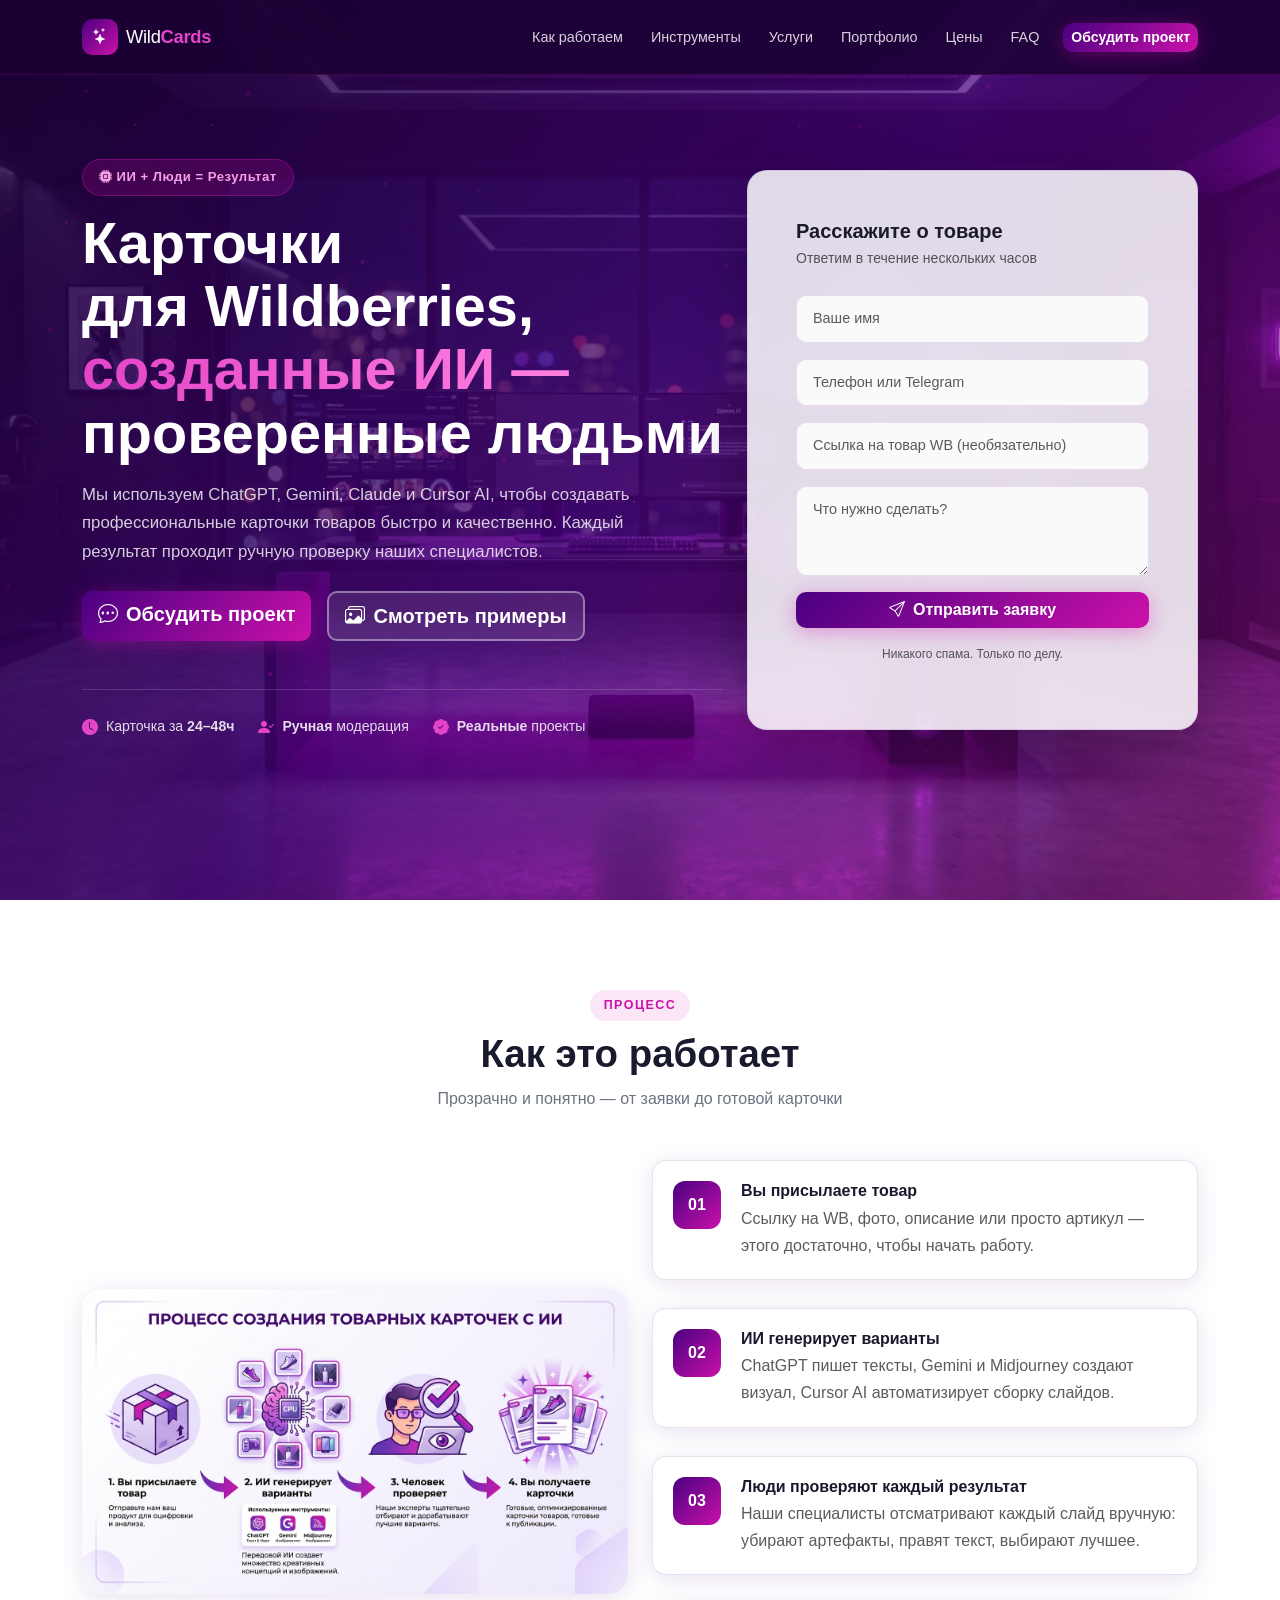
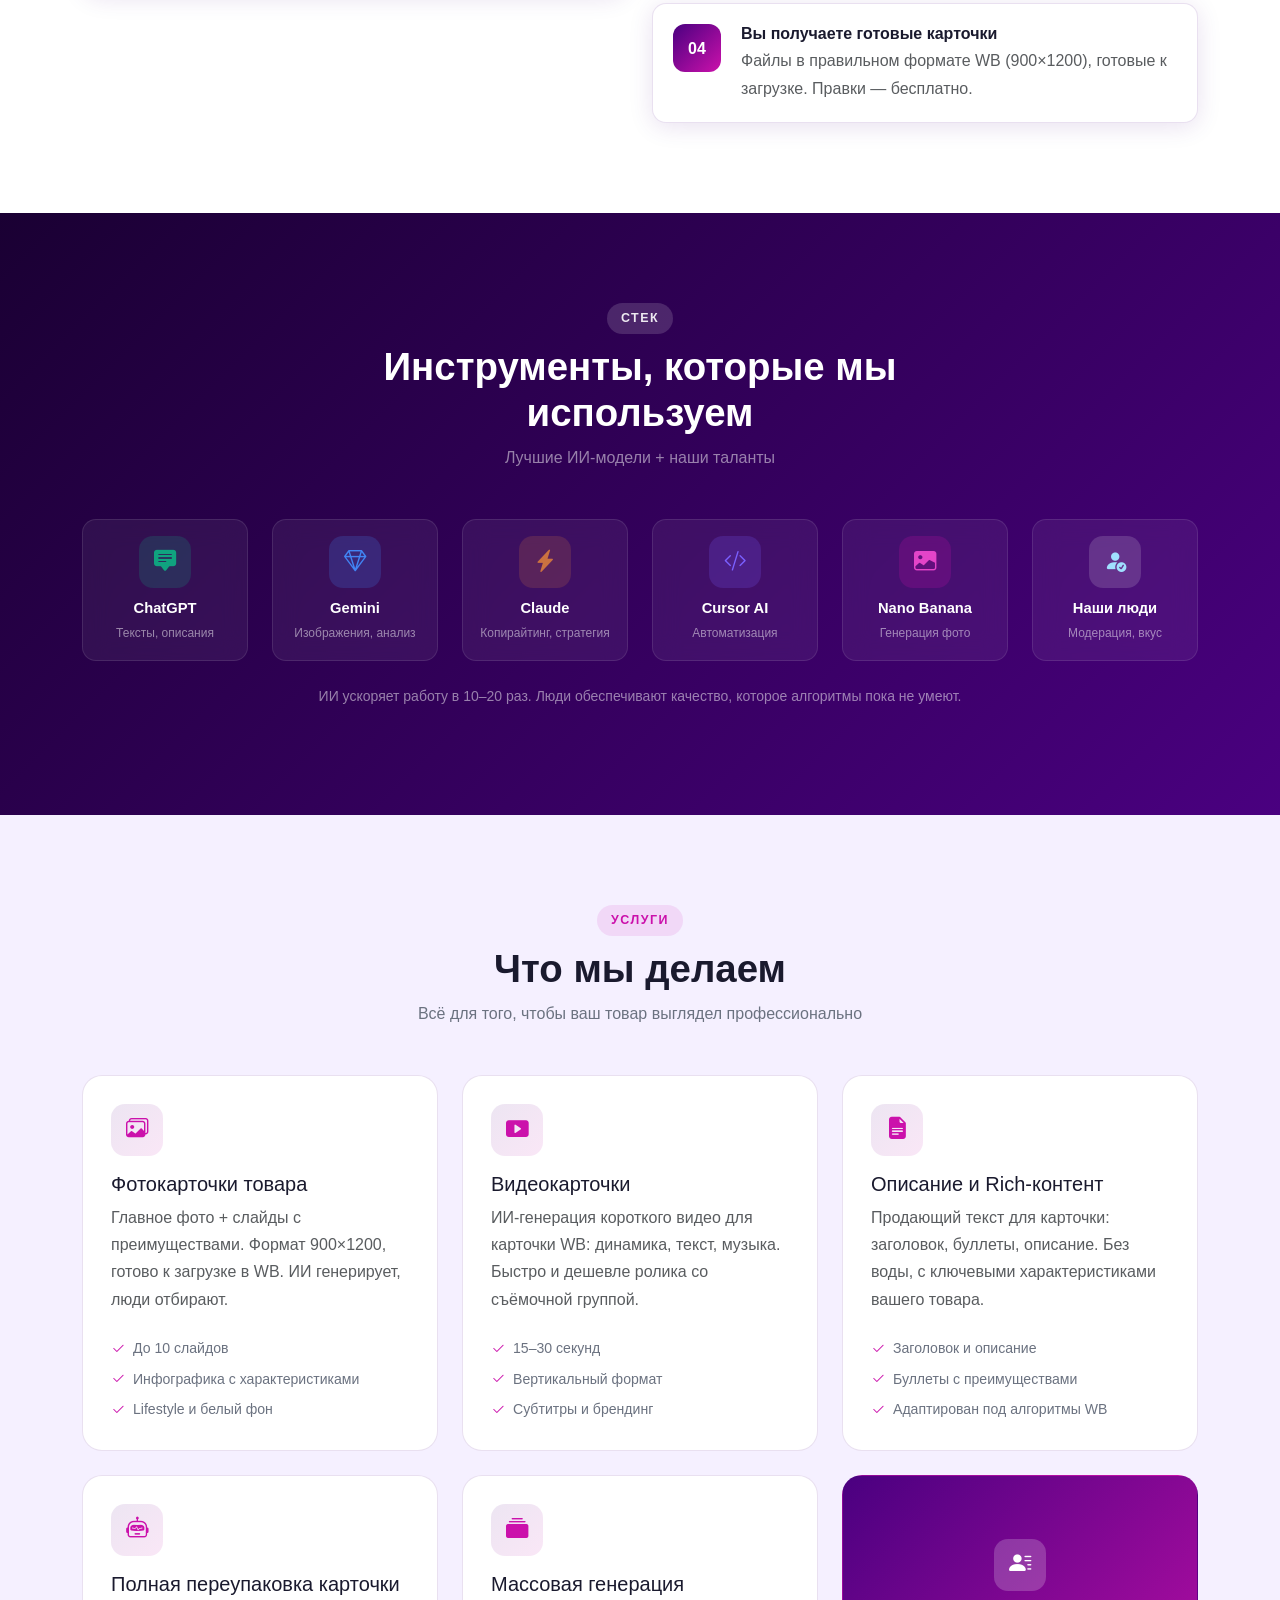
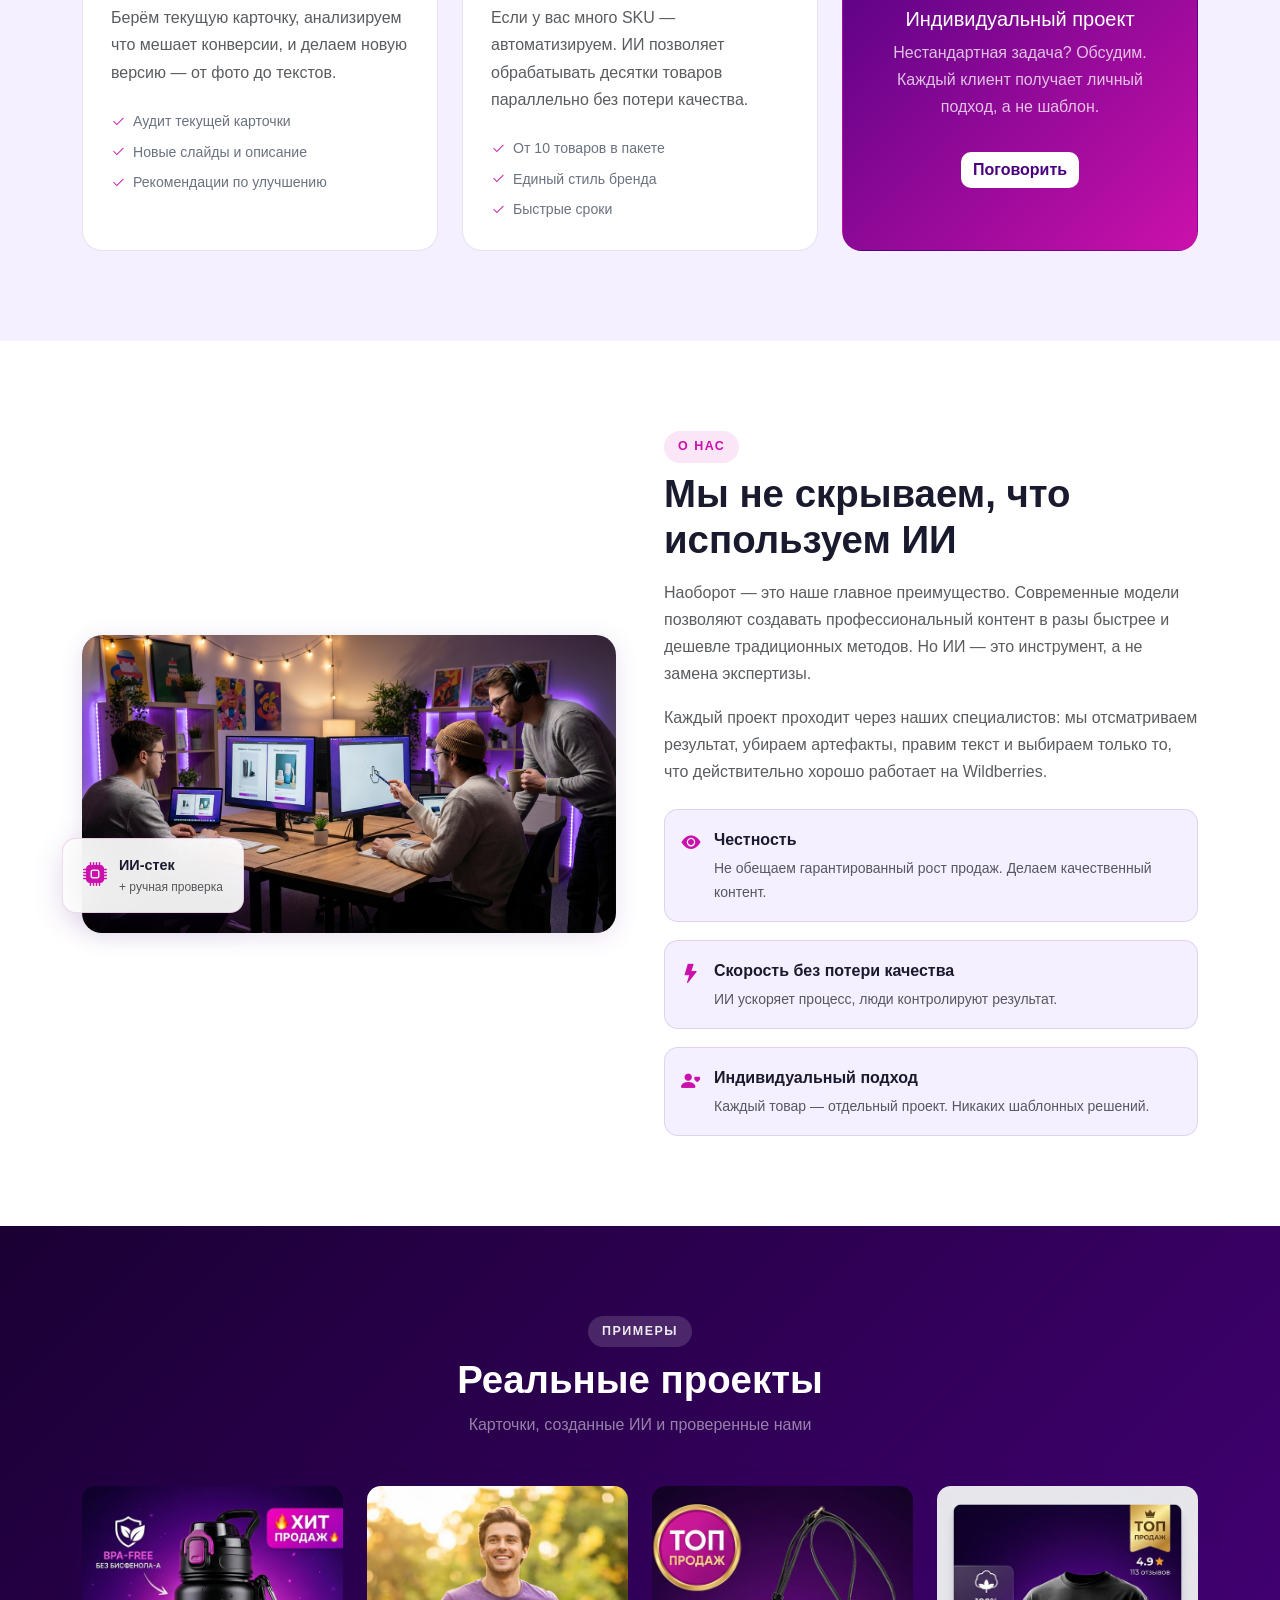
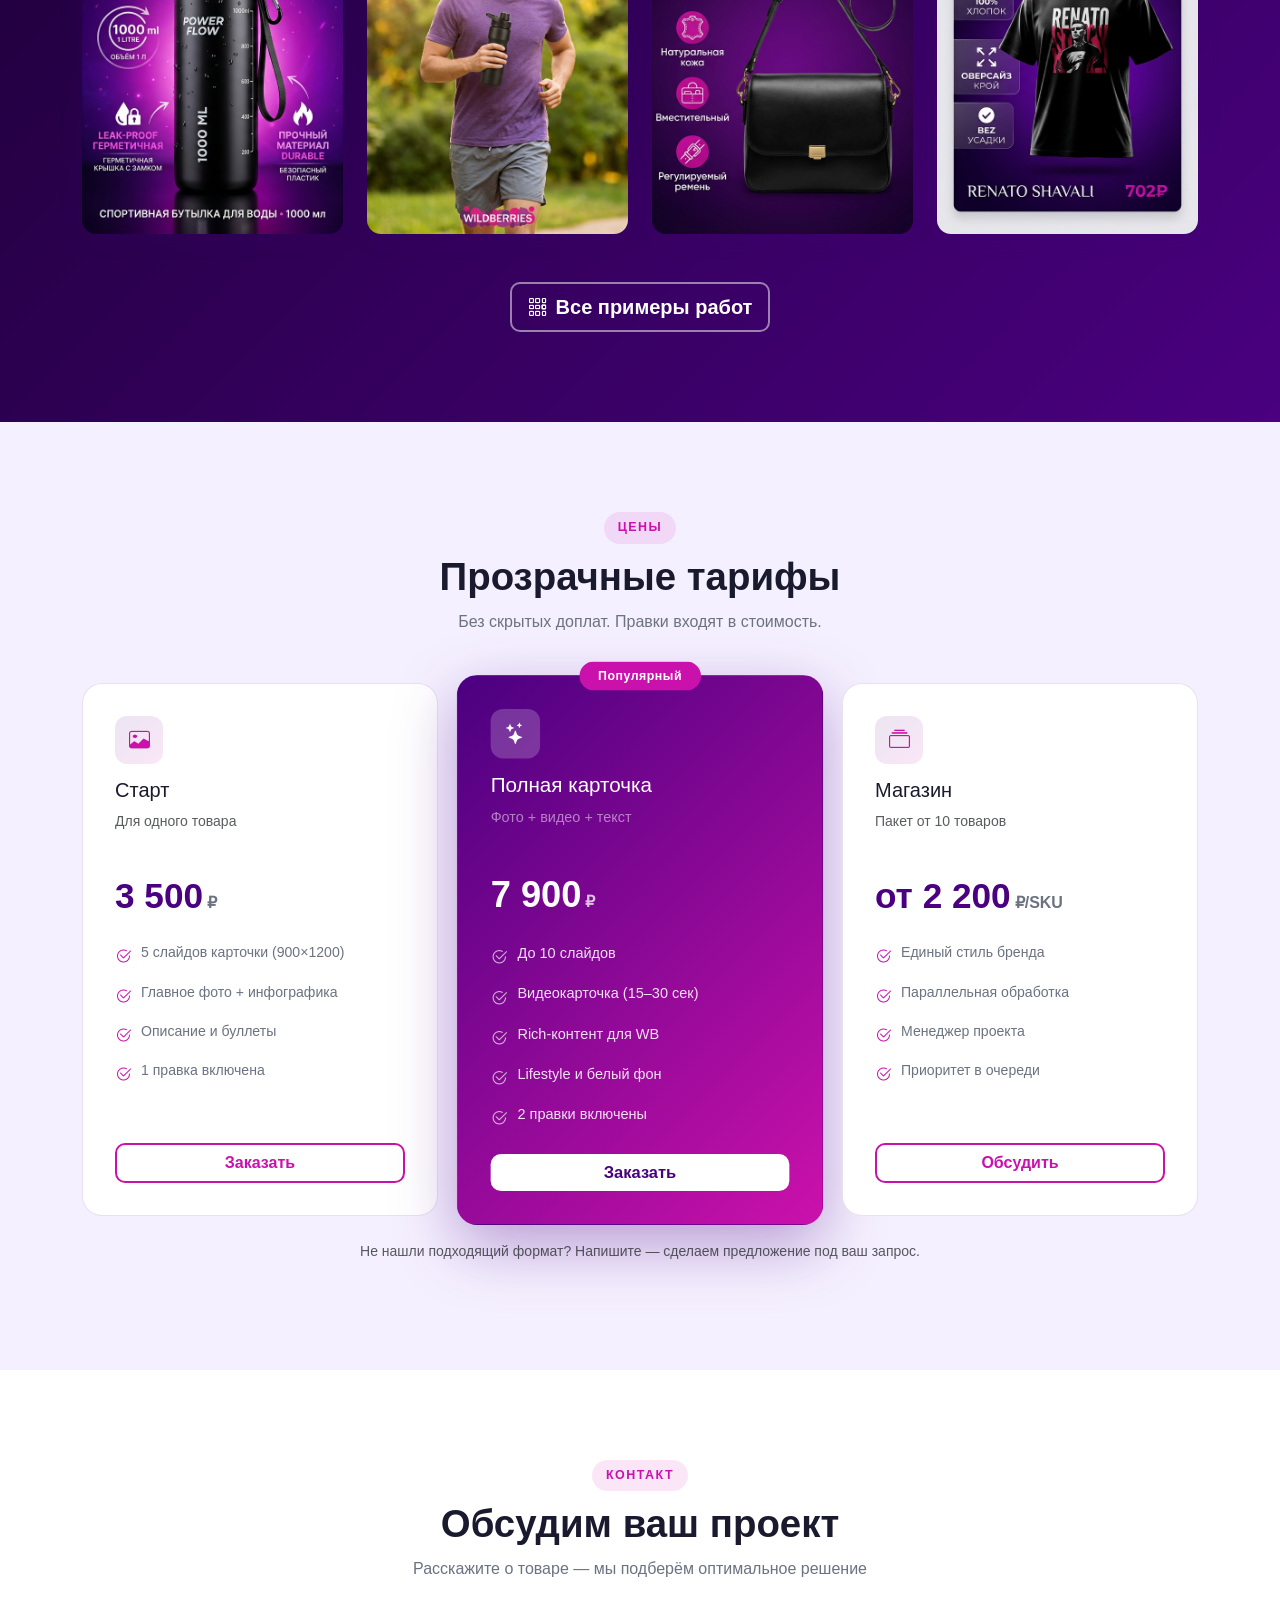
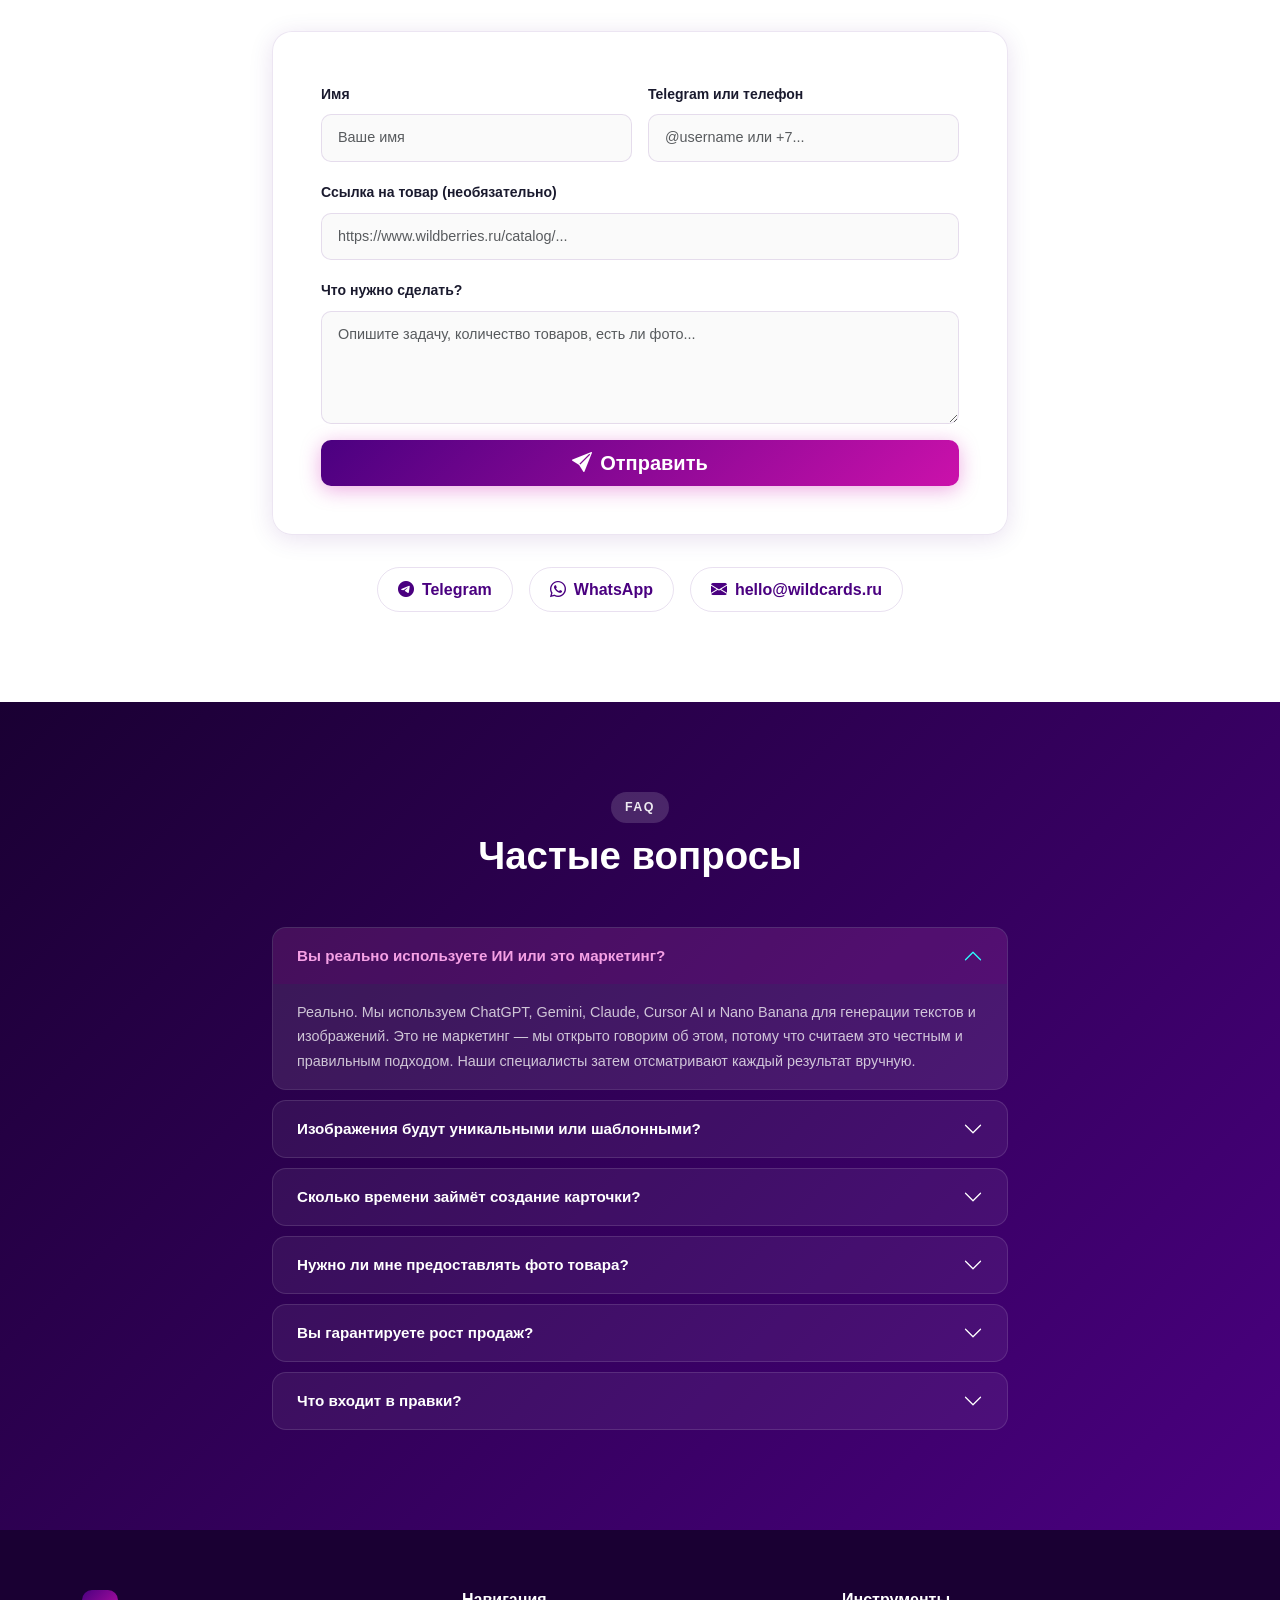
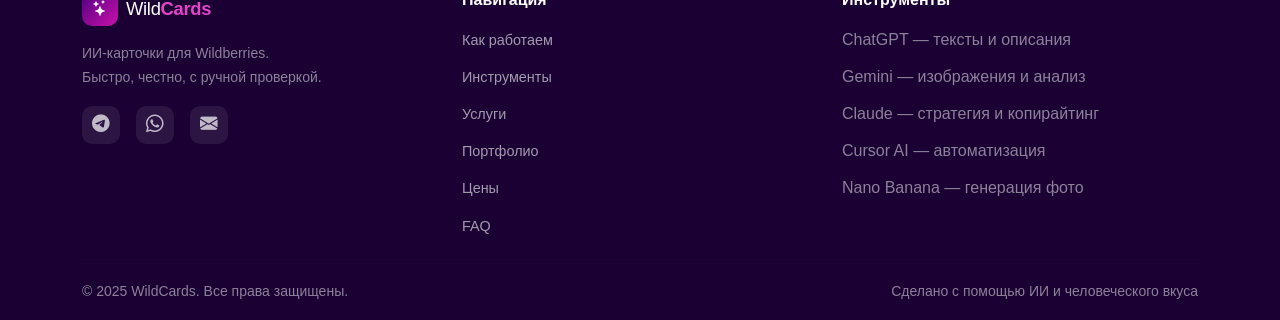
<file: index.html>
<!DOCTYPE html>
<html lang="ru">
<head>
  <meta charset="UTF-8" />
  <meta name="viewport" content="width=device-width, initial-scale=1.0" />
  <title>WildCards — AI-карточки для Wildberries</title>
  <meta name="description" content="Создаём профессиональные карточки товаров для Wildberries с помощью ИИ. Быстро, честно, с ручной модерацией каждого результата." />

  <!-- Bootstrap 5 -->
  <link href="https://cdn.jsdelivr.net/npm/bootstrap@5.3.3/dist/css/bootstrap.min.css" rel="stylesheet" />
  <!-- Bootstrap Icons -->
  <link href="https://cdn.jsdelivr.net/npm/bootstrap-icons@1.11.3/font/bootstrap-icons.min.css" rel="stylesheet" />
  <!-- AOS -->
  <link href="https://unpkg.com/aos@2.3.4/dist/aos.css" rel="stylesheet" />
  <!-- Custom -->
  <link href="css/style.css" rel="stylesheet" />
</head>
<body>

<!-- ============================================================
     NAVBAR
============================================================ -->
<nav class="navbar navbar-expand-lg fixed-top" id="mainNav">
  <div class="container">
    <a class="navbar-brand d-flex align-items-center gap-2" href="#">
      <span class="brand-icon"><i class="bi bi-stars"></i></span>
      <span class="brand-text">Wild<strong>Cards</strong></span>
    </a>
    <button class="navbar-toggler" type="button" data-bs-toggle="collapse" data-bs-target="#navMenu">
      <span class="navbar-toggler-icon"></span>
    </button>
    <div class="collapse navbar-collapse" id="navMenu">
      <ul class="navbar-nav ms-auto align-items-lg-center gap-lg-1">
        <li class="nav-item"><a class="nav-link" href="#how">Как работаем</a></li>
        <li class="nav-item"><a class="nav-link" href="#tools">Инструменты</a></li>
        <li class="nav-item"><a class="nav-link" href="#services">Услуги</a></li>
        <li class="nav-item"><a class="nav-link" href="portfolio.html">Портфолио</a></li>
        <li class="nav-item"><a class="nav-link" href="#pricing">Цены</a></li>
        <li class="nav-item"><a class="nav-link" href="#faq">FAQ</a></li>
        <li class="nav-item ms-lg-2">
          <a class="btn btn-wb-primary btn-sm" href="#contact">Обсудить проект</a>
        </li>
      </ul>
    </div>
  </div>
</nav>

<!-- ============================================================
     HERO
============================================================ -->
<section class="hero-section" id="home">
  <div class="hero-bg" style="background-image: url('img/hero-bg.jpg');"></div>
  <div class="hero-overlay"></div>

  <div class="container hero-content position-relative">
    <div class="row align-items-center min-vh-100 py-5">
      <div class="col-lg-7" data-aos="fade-up">
        <span class="hero-badge mb-3">
          <i class="bi bi-cpu-fill me-1"></i>ИИ + Люди = Результат
        </span>
        <h1 class="hero-title">
          Карточки для&nbsp;Wildberries,<br>
          <span class="hero-title-accent">созданные ИИ —</span><br>
          проверенные людьми
        </h1>
        <p class="hero-subtitle mt-3">
          Мы используем ChatGPT, Gemini, Claude и Cursor AI, чтобы создавать
          профессиональные карточки товаров быстро и&nbsp;качественно.
          Каждый результат проходит ручную проверку наших специалистов.
        </p>
        <div class="hero-actions mt-4 d-flex flex-wrap gap-3">
          <a href="#contact" class="btn btn-wb-primary btn-lg">
            <i class="bi bi-chat-dots me-2"></i>Обсудить проект
          </a>
          <a href="portfolio.html" class="btn btn-wb-ghost btn-lg">
            <i class="bi bi-images me-2"></i>Смотреть примеры
          </a>
        </div>
        <div class="hero-trust mt-5 d-flex flex-wrap gap-4">
          <div class="hero-trust-item">
            <i class="bi bi-clock-fill"></i>
            <span>Карточка за&nbsp;<strong>24–48ч</strong></span>
          </div>
          <div class="hero-trust-item">
            <i class="bi bi-person-check-fill"></i>
            <span><strong>Ручная</strong>&nbsp;модерация</span>
          </div>
          <div class="hero-trust-item">
            <i class="bi bi-patch-check-fill"></i>
            <span><strong>Реальные</strong>&nbsp;проекты</span>
          </div>
        </div>
      </div>

      <div class="col-lg-5 mt-5 mt-lg-0" data-aos="fade-left" data-aos-delay="200">
        <div class="hero-form-card glass-card p-4 p-lg-5">
          <h5 class="mb-1 fw-bold">Расскажите о товаре</h5>
          <p class="text-muted small mb-4">Ответим в течение нескольких часов</p>
          <form id="heroForm" novalidate>
            <div class="mb-3">
              <input type="text" class="form-control wb-input" placeholder="Ваше имя" required />
            </div>
            <div class="mb-3">
              <input type="tel" class="form-control wb-input" placeholder="Телефон или Telegram" required />
            </div>
            <div class="mb-3">
              <input type="url" class="form-control wb-input" placeholder="Ссылка на товар WB (необязательно)" />
            </div>
            <div class="mb-3">
              <textarea class="form-control wb-input" rows="3" placeholder="Что нужно сделать?"></textarea>
            </div>
            <button type="submit" class="btn btn-wb-primary w-100">
              <i class="bi bi-send me-2"></i>Отправить заявку
            </button>
            <p class="text-center text-muted mt-3" style="font-size:0.75rem;">
              Никакого спама. Только по делу.
            </p>
          </form>
        </div>
      </div>
    </div>
  </div>
</section>

<!-- ============================================================
     HOW WE WORK (процесс)
============================================================ -->
<section class="section-base bg-white" id="how">
  <div class="container">
    <div class="section-header text-center mb-5" data-aos="fade-up">
      <span class="section-tag">Процесс</span>
      <h2 class="section-title">Как это работает</h2>
      <p class="section-sub">Прозрачно и понятно — от заявки до готовой карточки</p>
    </div>

    <div class="row g-4 align-items-center">
      <div class="col-lg-6" data-aos="fade-right">
        <img src="img/process-diagram.jpg" alt="Процесс создания карточек" class="img-fluid rounded-xl shadow-wb" />
      </div>
      <div class="col-lg-6" data-aos="fade-left" data-aos-delay="100">
        <div class="how-steps">

          <div class="how-step">
            <div class="how-step-num">01</div>
            <div>
              <h5>Вы присылаете товар</h5>
              <p class="text-muted mb-0">Ссылку на WB, фото, описание или просто артикул — этого достаточно, чтобы начать работу.</p>
            </div>
          </div>

          <div class="how-step">
            <div class="how-step-num">02</div>
            <div>
              <h5>ИИ генерирует варианты</h5>
              <p class="text-muted mb-0">ChatGPT пишет тексты, Gemini и Midjourney создают визуал, Cursor AI автоматизирует сборку слайдов.</p>
            </div>
          </div>

          <div class="how-step">
            <div class="how-step-num">03</div>
            <div>
              <h5>Люди проверяют каждый результат</h5>
              <p class="text-muted mb-0">Наши специалисты отсматривают каждый слайд вручную: убирают артефакты, правят текст, выбирают лучшее.</p>
            </div>
          </div>

          <div class="how-step">
            <div class="how-step-num">04</div>
            <div>
              <h5>Вы получаете готовые карточки</h5>
              <p class="text-muted mb-0">Файлы в правильном формате WB (900×1200), готовые к загрузке. Правки — бесплатно.</p>
            </div>
          </div>

        </div>
      </div>
    </div>
  </div>
</section>

<!-- ============================================================
     TOOLS (инструменты)
============================================================ -->
<section class="section-base section-dark" id="tools">
  <div class="container">
    <div class="section-header text-center mb-5" data-aos="fade-up">
      <span class="section-tag section-tag--light">Стек</span>
      <h2 class="section-title text-white">Инструменты, которые мы используем</h2>
      <p class="section-sub text-white-50">Лучшие ИИ-модели + наши таланты</p>
    </div>

    <div class="row g-4 justify-content-center">

      <div class="col-6 col-md-4 col-lg-2" data-aos="zoom-in" data-aos-delay="0">
        <div class="tool-card glass-card-dark text-center p-3">
          <div class="tool-icon tool-icon--gpt">
            <i class="bi bi-chat-square-text-fill"></i>
          </div>
          <div class="tool-name mt-2">ChatGPT</div>
          <div class="tool-use text-white-50">Тексты, описания</div>
        </div>
      </div>

      <div class="col-6 col-md-4 col-lg-2" data-aos="zoom-in" data-aos-delay="80">
        <div class="tool-card glass-card-dark text-center p-3">
          <div class="tool-icon tool-icon--gemini">
            <i class="bi bi-gem"></i>
          </div>
          <div class="tool-name mt-2">Gemini</div>
          <div class="tool-use text-white-50">Изображения, анализ</div>
        </div>
      </div>

      <div class="col-6 col-md-4 col-lg-2" data-aos="zoom-in" data-aos-delay="160">
        <div class="tool-card glass-card-dark text-center p-3">
          <div class="tool-icon tool-icon--claude">
            <i class="bi bi-lightning-charge-fill"></i>
          </div>
          <div class="tool-name mt-2">Claude</div>
          <div class="tool-use text-white-50">Копирайтинг, стратегия</div>
        </div>
      </div>

      <div class="col-6 col-md-4 col-lg-2" data-aos="zoom-in" data-aos-delay="240">
        <div class="tool-card glass-card-dark text-center p-3">
          <div class="tool-icon tool-icon--cursor">
            <i class="bi bi-code-slash"></i>
          </div>
          <div class="tool-name mt-2">Cursor AI</div>
          <div class="tool-use text-white-50">Автоматизация</div>
        </div>
      </div>

      <div class="col-6 col-md-4 col-lg-2" data-aos="zoom-in" data-aos-delay="320">
        <div class="tool-card glass-card-dark text-center p-3">
          <div class="tool-icon tool-icon--nano">
            <i class="bi bi-image-fill"></i>
          </div>
          <div class="tool-name mt-2">Nano Banana</div>
          <div class="tool-use text-white-50">Генерация фото</div>
        </div>
      </div>

      <div class="col-6 col-md-4 col-lg-2" data-aos="zoom-in" data-aos-delay="400">
        <div class="tool-card glass-card-dark text-center p-3">
          <div class="tool-icon tool-icon--human">
            <i class="bi bi-person-fill-check"></i>
          </div>
          <div class="tool-name mt-2">Наши люди</div>
          <div class="tool-use text-white-50">Модерация, вкус</div>
        </div>
      </div>

    </div>

    <p class="text-center text-white-50 mt-4 small" data-aos="fade-up" data-aos-delay="200">
      ИИ ускоряет работу в 10–20 раз. Люди обеспечивают качество, которое алгоритмы пока не умеют.
    </p>
  </div>
</section>

<!-- ============================================================
     SERVICES
============================================================ -->
<section class="section-base bg-accent" id="services">
  <div class="container">
    <div class="section-header text-center mb-5" data-aos="fade-up">
      <span class="section-tag">Услуги</span>
      <h2 class="section-title">Что мы делаем</h2>
      <p class="section-sub">Всё для того, чтобы ваш товар выглядел профессионально</p>
    </div>

    <div class="row g-4">

      <div class="col-md-6 col-lg-4" data-aos="fade-up" data-aos-delay="0">
        <div class="service-card h-100">
          <div class="service-icon"><i class="bi bi-images"></i></div>
          <h5>Фотокарточки товара</h5>
          <p class="text-muted">Главное фото + слайды с преимуществами. Формат 900×1200, готово к загрузке в WB. ИИ генерирует, люди отбирают.</p>
          <ul class="service-list mt-2">
            <li><i class="bi bi-check2"></i> До 10 слайдов</li>
            <li><i class="bi bi-check2"></i> Инфографика с характеристиками</li>
            <li><i class="bi bi-check2"></i> Lifestyle и белый фон</li>
          </ul>
        </div>
      </div>

      <div class="col-md-6 col-lg-4" data-aos="fade-up" data-aos-delay="100">
        <div class="service-card h-100">
          <div class="service-icon"><i class="bi bi-play-btn-fill"></i></div>
          <h5>Видеокарточки</h5>
          <p class="text-muted">ИИ-генерация короткого видео для карточки WB: динамика, текст, музыка. Быстро и дешевле ролика со съёмочной группой.</p>
          <ul class="service-list mt-2">
            <li><i class="bi bi-check2"></i> 15–30 секунд</li>
            <li><i class="bi bi-check2"></i> Вертикальный формат</li>
            <li><i class="bi bi-check2"></i> Субтитры и брендинг</li>
          </ul>
        </div>
      </div>

      <div class="col-md-6 col-lg-4" data-aos="fade-up" data-aos-delay="200">
        <div class="service-card h-100">
          <div class="service-icon"><i class="bi bi-file-earmark-text-fill"></i></div>
          <h5>Описание и Rich-контент</h5>
          <p class="text-muted">Продающий текст для карточки: заголовок, буллеты, описание. Без воды, с ключевыми характеристиками вашего товара.</p>
          <ul class="service-list mt-2">
            <li><i class="bi bi-check2"></i> Заголовок и описание</li>
            <li><i class="bi bi-check2"></i> Буллеты с преимуществами</li>
            <li><i class="bi bi-check2"></i> Адаптирован под алгоритмы WB</li>
          </ul>
        </div>
      </div>

      <div class="col-md-6 col-lg-4" data-aos="fade-up" data-aos-delay="0">
        <div class="service-card h-100">
          <div class="service-icon"><i class="bi bi-robot"></i></div>
          <h5>Полная переупаковка карточки</h5>
          <p class="text-muted">Берём текущую карточку, анализируем что мешает конверсии, и делаем новую версию — от фото до текстов.</p>
          <ul class="service-list mt-2">
            <li><i class="bi bi-check2"></i> Аудит текущей карточки</li>
            <li><i class="bi bi-check2"></i> Новые слайды и описание</li>
            <li><i class="bi bi-check2"></i> Рекомендации по улучшению</li>
          </ul>
        </div>
      </div>

      <div class="col-md-6 col-lg-4" data-aos="fade-up" data-aos-delay="100">
        <div class="service-card h-100">
          <div class="service-icon"><i class="bi bi-collection-fill"></i></div>
          <h5>Массовая генерация</h5>
          <p class="text-muted">Если у вас много SKU — автоматизируем. ИИ позволяет обрабатывать десятки товаров параллельно без потери качества.</p>
          <ul class="service-list mt-2">
            <li><i class="bi bi-check2"></i> От 10 товаров в пакете</li>
            <li><i class="bi bi-check2"></i> Единый стиль бренда</li>
            <li><i class="bi bi-check2"></i> Быстрые сроки</li>
          </ul>
        </div>
      </div>

      <div class="col-md-6 col-lg-4" data-aos="fade-up" data-aos-delay="200">
        <div class="service-card service-card--cta h-100 d-flex flex-column justify-content-center align-items-center text-center">
          <div class="service-icon service-icon--light"><i class="bi bi-person-lines-fill"></i></div>
          <h5 class="text-white">Индивидуальный проект</h5>
          <p class="text-white-75">Нестандартная задача? Обсудим. Каждый клиент получает личный подход, а не шаблон.</p>
          <a href="#contact" class="btn btn-white mt-3">Поговорить</a>
        </div>
      </div>

    </div>
  </div>
</section>

<!-- ============================================================
     ABOUT
============================================================ -->
<section class="section-base bg-white" id="about">
  <div class="container">
    <div class="row align-items-center g-5">
      <div class="col-lg-6" data-aos="fade-right">
        <div class="about-img-wrap">
          <img src="img/team.jpg" alt="Команда WildCards" class="img-fluid rounded-xl shadow-wb" />
          <div class="about-img-badge glass-card">
            <i class="bi bi-cpu-fill text-wb-accent fs-4"></i>
            <div>
              <div class="fw-bold" style="font-size:0.9rem;">ИИ-стек</div>
              <div class="text-muted" style="font-size:0.75rem;">+ ручная проверка</div>
            </div>
          </div>
        </div>
      </div>
      <div class="col-lg-6" data-aos="fade-left" data-aos-delay="100">
        <span class="section-tag">О нас</span>
        <h2 class="section-title mt-2">Мы не скрываем, что используем ИИ</h2>
        <p class="text-muted mt-3">
          Наоборот — это наше главное преимущество. Современные модели позволяют
          создавать профессиональный контент в разы быстрее и дешевле традиционных
          методов. Но ИИ — это инструмент, а не замена экспертизы.
        </p>
        <p class="text-muted">
          Каждый проект проходит через наших специалистов: мы отсматриваем результат,
          убираем артефакты, правим текст и выбираем только то, что действительно
          хорошо работает на Wildberries.
        </p>

        <div class="about-values mt-4">
          <div class="about-value-item">
            <i class="bi bi-eye-fill text-wb-accent"></i>
            <div>
              <strong>Честность</strong>
              <p class="mb-0 text-muted small">Не обещаем гарантированный рост продаж. Делаем качественный контент.</p>
            </div>
          </div>
          <div class="about-value-item">
            <i class="bi bi-lightning-fill text-wb-accent"></i>
            <div>
              <strong>Скорость без потери качества</strong>
              <p class="mb-0 text-muted small">ИИ ускоряет процесс, люди контролируют результат.</p>
            </div>
          </div>
          <div class="about-value-item">
            <i class="bi bi-person-heart text-wb-accent"></i>
            <div>
              <strong>Индивидуальный подход</strong>
              <p class="mb-0 text-muted small">Каждый товар — отдельный проект. Никаких шаблонных решений.</p>
            </div>
          </div>
        </div>
      </div>
    </div>
  </div>
</section>

<!-- ============================================================
     PORTFOLIO PREVIEW
============================================================ -->
<section class="section-base section-dark" id="portfolio">
  <div class="container">
    <div class="section-header text-center mb-5" data-aos="fade-up">
      <span class="section-tag section-tag--light">Примеры</span>
      <h2 class="section-title text-white">Реальные проекты</h2>
      <p class="section-sub text-white-50">Карточки, созданные ИИ и проверенные нами</p>
    </div>

    <div class="row g-4 justify-content-center">
      <div class="col-sm-6 col-lg-3" data-aos="zoom-in" data-aos-delay="0">
        <div class="pf-thumb">
          <img src="img/bottle-after-1.jpg" alt="Спортивная бутылка — главное фото" loading="lazy" />
          <div class="pf-thumb-overlay">
            <span>Спортивная бутылка</span>
          </div>
        </div>
      </div>
      <div class="col-sm-6 col-lg-3" data-aos="zoom-in" data-aos-delay="80">
        <div class="pf-thumb">
          <img src="img/bottle-after-3.jpg" alt="Lifestyle фото бутылки" loading="lazy" />
          <div class="pf-thumb-overlay">
            <span>Lifestyle</span>
          </div>
        </div>
      </div>
      <div class="col-sm-6 col-lg-3" data-aos="zoom-in" data-aos-delay="160">
        <div class="pf-thumb">
          <img src="img/bag-after-1.jpg" alt="Женская сумка — карточка" loading="lazy" />
          <div class="pf-thumb-overlay">
            <span>Женская сумка</span>
          </div>
        </div>
      </div>
      <div class="col-sm-6 col-lg-3" data-aos="zoom-in" data-aos-delay="240">
        <div class="pf-thumb">
          <img src="img/tshirt-card-1.jpg" alt="Футболка оверсайз" loading="lazy" />
          <div class="pf-thumb-overlay">
            <span>Футболка Renato Shavali</span>
          </div>
        </div>
      </div>
    </div>

    <div class="text-center mt-5" data-aos="fade-up">
      <a href="portfolio.html" class="btn btn-wb-outline-light btn-lg">
        <i class="bi bi-grid-3x3-gap me-2"></i>Все примеры работ
      </a>
    </div>
  </div>
</section>

<!-- ============================================================
     PRICING
============================================================ -->
<section class="section-base bg-accent" id="pricing">
  <div class="container">
    <div class="section-header text-center mb-5" data-aos="fade-up">
      <span class="section-tag">Цены</span>
      <h2 class="section-title">Прозрачные тарифы</h2>
      <p class="section-sub">Без скрытых доплат. Правки входят в стоимость.</p>
    </div>

    <div class="row g-4 justify-content-center">

      <div class="col-md-6 col-lg-4" data-aos="fade-up" data-aos-delay="0">
        <div class="pricing-card h-100">
          <div class="pricing-header">
            <div class="pricing-icon"><i class="bi bi-image"></i></div>
            <h5>Старт</h5>
            <p class="text-muted small">Для одного товара</p>
          </div>
          <div class="pricing-price">
            <span class="price-num">3 500</span>
            <span class="price-cur">₽</span>
          </div>
          <ul class="pricing-features">
            <li><i class="bi bi-check2-circle"></i> 5 слайдов карточки (900×1200)</li>
            <li><i class="bi bi-check2-circle"></i> Главное фото + инфографика</li>
            <li><i class="bi bi-check2-circle"></i> Описание и буллеты</li>
            <li><i class="bi bi-check2-circle"></i> 1 правка включена</li>
          </ul>
          <a href="#contact" class="btn btn-wb-outline w-100 mt-auto">Заказать</a>
        </div>
      </div>

      <div class="col-md-6 col-lg-4" data-aos="fade-up" data-aos-delay="100">
        <div class="pricing-card pricing-card--featured h-100">
          <div class="pricing-badge">Популярный</div>
          <div class="pricing-header">
            <div class="pricing-icon pricing-icon--light"><i class="bi bi-stars"></i></div>
            <h5 class="text-white">Полная карточка</h5>
            <p class="text-white-50 small">Фото + видео + текст</p>
          </div>
          <div class="pricing-price">
            <span class="price-num">7 900</span>
            <span class="price-cur">₽</span>
          </div>
          <ul class="pricing-features pricing-features--light">
            <li><i class="bi bi-check2-circle"></i> До 10 слайдов</li>
            <li><i class="bi bi-check2-circle"></i> Видеокарточка (15–30 сек)</li>
            <li><i class="bi bi-check2-circle"></i> Rich-контент для WB</li>
            <li><i class="bi bi-check2-circle"></i> Lifestyle и белый фон</li>
            <li><i class="bi bi-check2-circle"></i> 2 правки включены</li>
          </ul>
          <a href="#contact" class="btn btn-white w-100 mt-auto">Заказать</a>
        </div>
      </div>

      <div class="col-md-6 col-lg-4" data-aos="fade-up" data-aos-delay="200">
        <div class="pricing-card h-100">
          <div class="pricing-header">
            <div class="pricing-icon"><i class="bi bi-collection"></i></div>
            <h5>Магазин</h5>
            <p class="text-muted small">Пакет от 10 товаров</p>
          </div>
          <div class="pricing-price">
            <span class="price-num">от&nbsp;2 200</span>
            <span class="price-cur">₽/SKU</span>
          </div>
          <ul class="pricing-features">
            <li><i class="bi bi-check2-circle"></i> Единый стиль бренда</li>
            <li><i class="bi bi-check2-circle"></i> Параллельная обработка</li>
            <li><i class="bi bi-check2-circle"></i> Менеджер проекта</li>
            <li><i class="bi bi-check2-circle"></i> Приоритет в очереди</li>
          </ul>
          <a href="#contact" class="btn btn-wb-outline w-100 mt-auto">Обсудить</a>
        </div>
      </div>

    </div>
    <p class="text-center text-muted mt-4 small" data-aos="fade-up">
      Не нашли подходящий формат? Напишите — сделаем предложение под ваш запрос.
    </p>
  </div>
</section>

<!-- ============================================================
     CONTACT
============================================================ -->
<section class="section-base bg-white" id="contact">
  <div class="container">
    <div class="row justify-content-center">
      <div class="col-lg-8">
        <div class="section-header text-center mb-5" data-aos="fade-up">
          <span class="section-tag">Контакт</span>
          <h2 class="section-title">Обсудим ваш проект</h2>
          <p class="section-sub">Расскажите о товаре — мы подберём оптимальное решение</p>
        </div>
        <div class="contact-card glass-card p-4 p-lg-5" data-aos="fade-up" data-aos-delay="100">
          <form id="contactForm" novalidate>
            <div class="row g-3">
              <div class="col-sm-6">
                <label class="form-label fw-semibold small">Имя</label>
                <input type="text" class="form-control wb-input" placeholder="Ваше имя" required />
              </div>
              <div class="col-sm-6">
                <label class="form-label fw-semibold small">Telegram или телефон</label>
                <input type="text" class="form-control wb-input" placeholder="@username или +7..." required />
              </div>
              <div class="col-12">
                <label class="form-label fw-semibold small">Ссылка на товар (необязательно)</label>
                <input type="url" class="form-control wb-input" placeholder="https://www.wildberries.ru/catalog/..." />
              </div>
              <div class="col-12">
                <label class="form-label fw-semibold small">Что нужно сделать?</label>
                <textarea class="form-control wb-input" rows="4" placeholder="Опишите задачу, количество товаров, есть ли фото..."></textarea>
              </div>
              <div class="col-12">
                <button type="submit" class="btn btn-wb-primary btn-lg w-100">
                  <i class="bi bi-send-fill me-2"></i>Отправить
                </button>
              </div>
            </div>
          </form>
        </div>

        <!-- Direct contacts -->
        <div class="row g-3 mt-3 justify-content-center text-center" data-aos="fade-up" data-aos-delay="150">
          <div class="col-auto">
            <a href="https://t.me/" class="contact-link">
              <i class="bi bi-telegram"></i> Telegram
            </a>
          </div>
          <div class="col-auto">
            <a href="https://wa.me/" class="contact-link">
              <i class="bi bi-whatsapp"></i> WhatsApp
            </a>
          </div>
          <div class="col-auto">
            <a href="mailto:hello@wildcards.ru" class="contact-link">
              <i class="bi bi-envelope-fill"></i> hello@wildcards.ru
            </a>
          </div>
        </div>
      </div>
    </div>
  </div>
</section>

<!-- ============================================================
     FAQ
============================================================ -->
<section class="section-base section-dark" id="faq">
  <div class="container">
    <div class="section-header text-center mb-5" data-aos="fade-up">
      <span class="section-tag section-tag--light">FAQ</span>
      <h2 class="section-title text-white">Частые вопросы</h2>
    </div>
    <div class="row justify-content-center">
      <div class="col-lg-8">
        <div class="accordion accordion-wb" id="faqAccordion" data-aos="fade-up" data-aos-delay="100">

          <div class="accordion-item">
            <h2 class="accordion-header">
              <button class="accordion-button" type="button" data-bs-toggle="collapse" data-bs-target="#faq1">
                Вы реально используете ИИ или это маркетинг?
              </button>
            </h2>
            <div id="faq1" class="accordion-collapse collapse show" data-bs-parent="#faqAccordion">
              <div class="accordion-body">
                Реально. Мы используем ChatGPT, Gemini, Claude, Cursor AI и Nano Banana для генерации текстов
                и изображений. Это не маркетинг — мы открыто говорим об этом, потому что считаем это честным
                и правильным подходом. Наши специалисты затем отсматривают каждый результат вручную.
              </div>
            </div>
          </div>

          <div class="accordion-item">
            <h2 class="accordion-header">
              <button class="accordion-button collapsed" type="button" data-bs-toggle="collapse" data-bs-target="#faq2">
                Изображения будут уникальными или шаблонными?
              </button>
            </h2>
            <div id="faq2" class="accordion-collapse collapse" data-bs-parent="#faqAccordion">
              <div class="accordion-body">
                Каждый проект генерируется под конкретный товар. ИИ создаёт уникальные варианты
                на основе характеристик именно вашего продукта. Шаблоны мы не используем.
              </div>
            </div>
          </div>

          <div class="accordion-item">
            <h2 class="accordion-header">
              <button class="accordion-button collapsed" type="button" data-bs-toggle="collapse" data-bs-target="#faq3">
                Сколько времени займёт создание карточки?
              </button>
            </h2>
            <div id="faq3" class="accordion-collapse collapse" data-bs-parent="#faqAccordion">
              <div class="accordion-body">
                Стандартный заказ (5–10 слайдов) — 24–48 часов. Для пакетных заказов (10+ SKU)
                обсуждаем сроки индивидуально. ИИ позволяет работать быстрее, но мы не жертвуем
                качеством ради скорости.
              </div>
            </div>
          </div>

          <div class="accordion-item">
            <h2 class="accordion-header">
              <button class="accordion-button collapsed" type="button" data-bs-toggle="collapse" data-bs-target="#faq4">
                Нужно ли мне предоставлять фото товара?
              </button>
            </h2>
            <div id="faq4" class="accordion-collapse collapse" data-bs-parent="#faqAccordion">
              <div class="accordion-body">
                Желательно, но не обязательно. Если у вас есть фото — отлично, используем их как основу.
                Если нет — ИИ может сгенерировать визуал на основе описания. Во втором случае мы
                честно предупреждаем об ограничениях и показываем варианты до финального утверждения.
              </div>
            </div>
          </div>

          <div class="accordion-item">
            <h2 class="accordion-header">
              <button class="accordion-button collapsed" type="button" data-bs-toggle="collapse" data-bs-target="#faq5">
                Вы гарантируете рост продаж?
              </button>
            </h2>
            <div id="faq5" class="accordion-collapse collapse" data-bs-parent="#faqAccordion">
              <div class="accordion-body">
                Нет, и мы никогда так не говорим. Продажи зависят от множества факторов: ниши, цены,
                конкуренции, рекламы. Мы делаем качественный контент — это один из важных элементов,
                но не единственный. Честность — наш принцип.
              </div>
            </div>
          </div>

          <div class="accordion-item">
            <h2 class="accordion-header">
              <button class="accordion-button collapsed" type="button" data-bs-toggle="collapse" data-bs-target="#faq6">
                Что входит в правки?
              </button>
            </h2>
            <div id="faq6" class="accordion-collapse collapse" data-bs-parent="#faqAccordion">
              <div class="accordion-body">
                Правки — это изменения в рамках согласованного ТЗ: поменять цвет, текст, порядок слайдов,
                добавить/убрать элемент. Кардинальная смена концепции или добавление новых слайдов сверх
                пакета — оплачивается отдельно. Мы всегда заранее объясняем что входит в тариф.
              </div>
            </div>
          </div>

        </div>
      </div>
    </div>
  </div>
</section>

<!-- ============================================================
     FOOTER
============================================================ -->
<footer class="footer-section">
  <div class="container">
    <div class="row g-4 align-items-start">
      <div class="col-lg-4">
        <a class="navbar-brand d-flex align-items-center gap-2 mb-3" href="#">
          <span class="brand-icon"><i class="bi bi-stars"></i></span>
          <span class="brand-text text-white">Wild<strong>Cards</strong></span>
        </a>
        <p class="text-white-50 small">
          ИИ-карточки для Wildberries.<br>
          Быстро, честно, с ручной проверкой.
        </p>
        <div class="footer-social mt-3 d-flex gap-3">
          <a href="https://t.me/" class="footer-social-link"><i class="bi bi-telegram"></i></a>
          <a href="https://wa.me/" class="footer-social-link"><i class="bi bi-whatsapp"></i></a>
          <a href="mailto:hello@wildcards.ru" class="footer-social-link"><i class="bi bi-envelope-fill"></i></a>
        </div>
      </div>
      <div class="col-sm-6 col-lg-4">
        <h6 class="text-white fw-bold mb-3">Навигация</h6>
        <ul class="footer-links">
          <li><a href="#how">Как работаем</a></li>
          <li><a href="#tools">Инструменты</a></li>
          <li><a href="#services">Услуги</a></li>
          <li><a href="portfolio.html">Портфолио</a></li>
          <li><a href="#pricing">Цены</a></li>
          <li><a href="#faq">FAQ</a></li>
        </ul>
      </div>
      <div class="col-sm-6 col-lg-4">
        <h6 class="text-white fw-bold mb-3">Инструменты</h6>
        <ul class="footer-links">
          <li><span class="text-white-50">ChatGPT — тексты и описания</span></li>
          <li><span class="text-white-50">Gemini — изображения и анализ</span></li>
          <li><span class="text-white-50">Claude — стратегия и копирайтинг</span></li>
          <li><span class="text-white-50">Cursor AI — автоматизация</span></li>
          <li><span class="text-white-50">Nano Banana — генерация фото</span></li>
        </ul>
      </div>
    </div>
    <hr class="footer-divider mt-4" />
    <div class="d-flex flex-column flex-sm-row justify-content-between align-items-center gap-2 pb-3">
      <p class="text-white-50 small mb-0">© 2025 WildCards. Все права защищены.</p>
      <p class="text-white-50 small mb-0">Сделано с помощью ИИ и человеческого вкуса</p>
    </div>
  </div>
</footer>

<!-- Back to top -->
<button class="back-to-top" id="backToTop" aria-label="Наверх">
  <i class="bi bi-arrow-up"></i>
</button>

<!-- Toast -->
<div class="position-fixed bottom-0 end-0 p-3" style="z-index: 9999">
  <div id="formToast" class="toast align-items-center text-white bg-wb border-0" role="alert">
    <div class="d-flex">
      <div class="toast-body">
        <i class="bi bi-check-circle-fill me-2"></i>Заявка отправлена! Ответим в ближайшее время.
      </div>
      <button type="button" class="btn-close btn-close-white me-2 m-auto" data-bs-dismiss="toast"></button>
    </div>
  </div>
</div>

<!-- Bootstrap JS -->
<script src="https://cdn.jsdelivr.net/npm/bootstrap@5.3.3/dist/js/bootstrap.bundle.min.js"></script>
<!-- AOS -->
<script src="https://unpkg.com/aos@2.3.4/dist/aos.js"></script>
<!-- Main JS -->
<script src="js/main.js"></script>
</body>
</html>
</file>
<file: css/style.css>
/* =====================================================
   WildCards — Custom Styles
   Wildberries DNA: Purple + Magenta
   ===================================================== */

/* ---- CSS Variables ---- */
:root {
  --wb-magenta: #CB11AB;
  --wb-magenta-dark: #a50d8a;
  --wb-magenta-light: #e344c8;
  --wb-purple: #4A0080;
  --wb-purple-dark: #1A0033;
  --wb-purple-mid: #3d006b;
  --wb-accent-light: #F5F0FF;
  --wb-gradient: linear-gradient(135deg, #4A0080 0%, #CB11AB 100%);
  --wb-gradient-soft: linear-gradient(135deg, #6b00b8 0%, #e040c0 100%);
  --wb-gradient-dark: linear-gradient(135deg, #1A0033 0%, #4A0080 100%);
  --text-dark: #1a1a2e;
  --text-muted: #6b7280;
  --card-shadow: 0 4px 24px rgba(74, 0, 128, 0.12);
  --card-shadow-hover: 0 16px 48px rgba(74, 0, 128, 0.22);
  --border-light: rgba(74, 0, 128, 0.12);
  --radius-lg: 20px;
  --radius-md: 14px;
  --radius-sm: 10px;
  --transition: all 0.3s cubic-bezier(0.4, 0, 0.2, 1);
}

/* ---- Base ---- */
* { box-sizing: border-box; }
html { scroll-behavior: smooth; }
body {
  font-family: 'Inter', -apple-system, BlinkMacSystemFont, sans-serif;
  color: var(--text-dark);
  background: #fff;
  overflow-x: hidden;
  line-height: 1.7;
}

/* ---- Utilities ---- */
.gradient-text {
  background: var(--wb-gradient);
  -webkit-background-clip: text;
  -webkit-text-fill-color: transparent;
  background-clip: text;
}
.text-wb-accent { color: var(--wb-magenta) !important; }
.rounded-xl { border-radius: var(--radius-lg) !important; }
.shadow-wb { box-shadow: var(--card-shadow); }
.text-white-75 { color: rgba(255,255,255,0.75); }
.section-dark { background: var(--wb-gradient-dark); }
.bg-accent { background: var(--wb-accent-light); }

/* =====================================================
   NAVBAR
   ===================================================== */
#mainNav {
  background: rgba(26, 0, 51, 0.85) !important;
  backdrop-filter: blur(20px);
  -webkit-backdrop-filter: blur(20px);
  border-bottom: 1px solid rgba(203, 17, 171, 0.2);
  padding: 14px 0;
  transition: var(--transition);
}
#mainNav.scrolled {
  background: rgba(26, 0, 51, 0.97) !important;
  padding: 10px 0;
  box-shadow: 0 4px 30px rgba(0,0,0,0.4);
}
.brand-icon {
  width: 36px; height: 36px;
  background: var(--wb-gradient);
  border-radius: 10px;
  display: flex; align-items: center; justify-content: center;
  font-size: 1rem; color: white;
}
.brand-text { font-size: 1.15rem; color: white; letter-spacing: -0.3px; }
.brand-text strong { color: var(--wb-magenta-light); }

.navbar-nav .nav-link {
  color: rgba(255,255,255,0.82) !important;
  font-size: 0.9rem;
  font-weight: 500;
  padding: 6px 12px !important;
  border-radius: 8px;
  transition: var(--transition);
}
.navbar-nav .nav-link:hover,
.navbar-nav .nav-link.active {
  color: #fff !important;
  background: rgba(203,17,171,0.15);
}
.navbar-toggler { border-color: rgba(203,17,171,0.4); }
.navbar-toggler-icon {
  background-image: url("data:image/svg+xml,%3csvg xmlns='http://www.w3.org/2000/svg' viewBox='0 0 30 30'%3e%3cpath stroke='rgba%28203%2C17%2C171%2C0.9%29' stroke-linecap='round' stroke-miterlimit='10' stroke-width='2' d='M4 7h22M4 15h22M4 23h22'/%3e%3c/svg%3e");
}

/* =====================================================
   BUTTONS
   ===================================================== */
.btn-wb-primary {
  background: var(--wb-gradient);
  border: none; color: #fff;
  border-radius: var(--radius-sm);
  font-weight: 600;
  transition: var(--transition);
  box-shadow: 0 4px 20px rgba(203,17,171,0.35);
}
.btn-wb-primary:hover {
  background: var(--wb-gradient-soft);
  color: #fff;
  transform: translateY(-2px);
  box-shadow: 0 8px 28px rgba(203,17,171,0.5);
}
.btn-wb-ghost {
  background: rgba(255,255,255,0.1);
  border: 2px solid rgba(255,255,255,0.4);
  color: #fff;
  border-radius: var(--radius-sm);
  font-weight: 600;
  transition: var(--transition);
  backdrop-filter: blur(4px);
}
.btn-wb-ghost:hover {
  background: rgba(255,255,255,0.2);
  border-color: rgba(255,255,255,0.7);
  color: #fff;
  transform: translateY(-2px);
}
.btn-wb-outline {
  border: 2px solid var(--wb-magenta);
  color: var(--wb-magenta);
  background: transparent;
  border-radius: var(--radius-sm);
  font-weight: 600;
  transition: var(--transition);
}
.btn-wb-outline:hover {
  background: var(--wb-gradient);
  border-color: transparent;
  color: #fff;
  transform: translateY(-2px);
}
.btn-wb-outline-light {
  border: 2px solid rgba(255,255,255,0.5);
  color: #fff;
  background: transparent;
  border-radius: var(--radius-sm);
  font-weight: 600;
  transition: var(--transition);
}
.btn-wb-outline-light:hover {
  background: rgba(255,255,255,0.15);
  border-color: rgba(255,255,255,0.8);
  color: #fff;
}
.btn-white {
  background: #fff;
  color: var(--wb-purple);
  border: none;
  border-radius: var(--radius-sm);
  font-weight: 700;
  transition: var(--transition);
}
.btn-white:hover {
  background: var(--wb-accent-light);
  color: var(--wb-purple);
  transform: translateY(-2px);
}

/* =====================================================
   GLASS CARDS
   ===================================================== */
.glass-card {
  background: rgba(255,255,255,0.85);
  backdrop-filter: blur(20px);
  -webkit-backdrop-filter: blur(20px);
  border: 1px solid rgba(74,0,128,0.1);
  border-radius: var(--radius-lg);
  box-shadow: var(--card-shadow);
}
.glass-card-dark {
  background: rgba(255,255,255,0.06);
  backdrop-filter: blur(12px);
  -webkit-backdrop-filter: blur(12px);
  border: 1px solid rgba(255,255,255,0.1);
  border-radius: var(--radius-md);
}

/* =====================================================
   SECTIONS SHARED
   ===================================================== */
.section-base { padding: 90px 0; }
.section-header { max-width: 640px; margin: 0 auto; }
.section-tag {
  display: inline-block;
  background: rgba(203,17,171,0.1);
  color: var(--wb-magenta);
  font-size: 0.78rem;
  font-weight: 700;
  letter-spacing: 1.5px;
  text-transform: uppercase;
  padding: 5px 14px;
  border-radius: 99px;
}
.section-tag--light {
  background: rgba(255,255,255,0.15);
  color: rgba(255,255,255,0.9);
}
.section-title {
  font-size: clamp(1.7rem, 3.5vw, 2.4rem);
  font-weight: 800;
  line-height: 1.2;
  color: var(--text-dark);
  margin-top: 10px;
}
.section-sub {
  color: var(--text-muted);
  font-size: 1rem;
  margin-top: 8px;
}

/* =====================================================
   HERO
   ===================================================== */
.hero-section {
  position: relative;
  min-height: 100vh;
  overflow: hidden;
}
.hero-bg {
  position: absolute; inset: 0;
  background-size: cover;
  background-position: center;
  z-index: 0;
}
.hero-overlay {
  position: absolute; inset: 0;
  background: linear-gradient(135deg,
    rgba(26,0,51,0.88) 0%,
    rgba(74,0,128,0.72) 50%,
    rgba(203,17,171,0.40) 100%);
  z-index: 1;
}
.hero-content { position: relative; z-index: 2; }

.hero-badge {
  display: inline-flex; align-items: center;
  background: rgba(203,17,171,0.2);
  border: 1px solid rgba(203,17,171,0.4);
  color: #f5a0e5;
  font-size: 0.82rem;
  font-weight: 600;
  padding: 6px 16px;
  border-radius: 99px;
  letter-spacing: 0.5px;
}
.hero-title {
  font-size: clamp(2rem, 5vw, 3.6rem);
  font-weight: 900;
  color: #fff;
  line-height: 1.1;
}
.hero-title-accent {
  background: linear-gradient(90deg, #e344c8, #ff80e0);
  -webkit-background-clip: text;
  -webkit-text-fill-color: transparent;
  background-clip: text;
}
.hero-subtitle {
  color: rgba(255,255,255,0.8);
  font-size: 1.05rem;
  max-width: 560px;
  line-height: 1.7;
}
.hero-trust {
  border-top: 1px solid rgba(255,255,255,0.15);
  padding-top: 24px;
}
.hero-trust-item {
  display: flex; align-items: center; gap: 8px;
  color: rgba(255,255,255,0.85);
  font-size: 0.88rem;
}
.hero-trust-item i { color: var(--wb-magenta-light); font-size: 1rem; }

/* Hero form */
.hero-form-card {
  border-radius: var(--radius-lg);
  box-shadow: 0 20px 60px rgba(0,0,0,0.3);
}
.wb-input {
  border: 1.5px solid var(--border-light);
  border-radius: var(--radius-sm);
  padding: 12px 16px;
  font-size: 0.9rem;
  transition: var(--transition);
  background: #fafafa;
}
.wb-input:focus {
  border-color: var(--wb-magenta);
  box-shadow: 0 0 0 3px rgba(203,17,171,0.1);
  background: #fff;
  outline: none;
}

/* =====================================================
   HOW WE WORK
   ===================================================== */
.how-steps { display: flex; flex-direction: column; gap: 28px; }
.how-step {
  display: flex; align-items: flex-start; gap: 20px;
  padding: 20px;
  border-radius: var(--radius-md);
  background: #fff;
  border: 1px solid var(--border-light);
  box-shadow: var(--card-shadow);
  transition: var(--transition);
}
.how-step:hover {
  box-shadow: var(--card-shadow-hover);
  border-color: rgba(203,17,171,0.2);
  transform: translateX(4px);
}
.how-step-num {
  flex-shrink: 0;
  width: 48px; height: 48px;
  background: var(--wb-gradient);
  border-radius: 12px;
  display: flex; align-items: center; justify-content: center;
  font-size: 1rem; font-weight: 800; color: #fff;
}
.how-step h5 { font-size: 1rem; font-weight: 700; margin-bottom: 4px; }

/* =====================================================
   TOOLS SECTION
   ===================================================== */
.tool-card {
  transition: var(--transition);
  cursor: default;
}
.tool-card:hover {
  transform: translateY(-6px);
  background: rgba(255,255,255,0.12) !important;
}
.tool-icon {
  width: 52px; height: 52px;
  border-radius: 14px;
  display: flex; align-items: center; justify-content: center;
  font-size: 1.4rem;
  margin: 0 auto;
}
.tool-icon--gpt    { background: rgba(16,163,127,0.2); color: #10a37f; }
.tool-icon--gemini { background: rgba(66,133,244,0.2); color: #4285f4; }
.tool-icon--claude { background: rgba(203,114,64,0.2); color: #cb7240; }
.tool-icon--cursor { background: rgba(123,97,255,0.2); color: #7b61ff; }
.tool-icon--nano   { background: rgba(203,17,171,0.2); color: var(--wb-magenta-light); }
.tool-icon--human  { background: rgba(255,255,255,0.15); color: #a0e0ff; }
.tool-name { font-weight: 700; color: #fff; font-size: 0.92rem; }
.tool-use  { font-size: 0.75rem; margin-top: 2px; }

/* =====================================================
   SERVICES
   ===================================================== */
.service-card {
  background: #fff;
  border: 1px solid var(--border-light);
  border-radius: var(--radius-lg);
  padding: 28px;
  transition: var(--transition);
  display: flex; flex-direction: column;
}
.service-card:hover {
  box-shadow: var(--card-shadow-hover);
  border-color: rgba(203,17,171,0.2);
  transform: translateY(-4px);
}
.service-card--cta {
  background: var(--wb-gradient);
  border-color: transparent;
}
.service-icon {
  width: 52px; height: 52px;
  background: linear-gradient(135deg,rgba(74,0,128,0.1),rgba(203,17,171,0.1));
  border-radius: 14px;
  display: flex; align-items: center; justify-content: center;
  font-size: 1.4rem;
  color: var(--wb-magenta);
  margin-bottom: 16px;
}
.service-icon--light { background: rgba(255,255,255,0.2); color: #fff; }
.service-list {
  list-style: none; padding: 0; margin: 0;
  display: flex; flex-direction: column; gap: 6px;
}
.service-list li {
  display: flex; align-items: center; gap: 8px;
  font-size: 0.88rem; color: var(--text-muted);
}
.service-list li i { color: var(--wb-magenta); font-size: 0.9rem; }

/* =====================================================
   ABOUT
   ===================================================== */
.about-img-wrap { position: relative; }
.about-img-badge {
  position: absolute;
  bottom: 20px; left: -20px;
  display: flex; align-items: center; gap: 12px;
  padding: 14px 20px;
  background: rgba(255,255,255,0.92);
  border: 1px solid rgba(203,17,171,0.15);
  border-radius: var(--radius-md);
  box-shadow: 0 8px 30px rgba(74,0,128,0.15);
}
.about-values { display: flex; flex-direction: column; gap: 18px; }
.about-value-item {
  display: flex; align-items: flex-start; gap: 14px;
  padding: 16px;
  border-radius: var(--radius-md);
  border: 1px solid var(--border-light);
  background: var(--wb-accent-light);
  transition: var(--transition);
}
.about-value-item:hover { box-shadow: var(--card-shadow); }
.about-value-item i { font-size: 1.2rem; margin-top: 2px; flex-shrink: 0; }
.about-value-item strong { display: block; margin-bottom: 4px; }

/* =====================================================
   PORTFOLIO PREVIEW (index page)
   ===================================================== */
.pf-thumb {
  position: relative; overflow: hidden;
  border-radius: var(--radius-md);
  aspect-ratio: 3/4;
  box-shadow: var(--card-shadow);
  cursor: pointer;
}
.pf-thumb img {
  width: 100%; height: 100%;
  object-fit: cover;
  transition: transform 0.5s ease;
}
.pf-thumb:hover img { transform: scale(1.07); }
.pf-thumb-overlay {
  position: absolute; inset: 0;
  background: linear-gradient(to top, rgba(26,0,51,0.8) 0%, transparent 60%);
  display: flex; align-items: flex-end; padding: 16px;
  opacity: 0; transition: var(--transition);
}
.pf-thumb:hover .pf-thumb-overlay { opacity: 1; }
.pf-thumb-overlay span { color: #fff; font-weight: 600; font-size: 0.9rem; }

/* =====================================================
   PRICING
   ===================================================== */
.pricing-card {
  background: #fff;
  border: 1.5px solid var(--border-light);
  border-radius: var(--radius-lg);
  padding: 32px;
  display: flex; flex-direction: column;
  transition: var(--transition);
  position: relative;
}
.pricing-card:hover {
  box-shadow: var(--card-shadow-hover);
  border-color: rgba(203,17,171,0.2);
  transform: translateY(-4px);
}
.pricing-card--featured {
  background: var(--wb-gradient);
  border-color: transparent;
  transform: scale(1.03);
  box-shadow: 0 20px 60px rgba(74,0,128,0.35);
}
.pricing-card--featured:hover { transform: scale(1.03) translateY(-4px); }
.pricing-badge {
  position: absolute; top: -14px; left: 50%; transform: translateX(-50%);
  background: var(--wb-magenta);
  color: #fff; font-size: 0.75rem; font-weight: 700;
  padding: 4px 18px; border-radius: 99px;
  letter-spacing: 0.5px; white-space: nowrap;
}
.pricing-icon {
  width: 48px; height: 48px;
  background: linear-gradient(135deg,rgba(74,0,128,0.1),rgba(203,17,171,0.1));
  border-radius: 12px;
  display: flex; align-items: center; justify-content: center;
  font-size: 1.3rem; color: var(--wb-magenta);
  margin-bottom: 14px;
}
.pricing-icon--light { background: rgba(255,255,255,0.2); color: #fff; }
.pricing-price {
  margin: 16px 0;
  display: flex; align-items: baseline; gap: 4px;
}
.price-num { font-size: 2.2rem; font-weight: 900; color: var(--wb-purple); }
.pricing-card--featured .price-num { color: #fff; }
.price-cur { font-size: 1rem; font-weight: 700; color: var(--text-muted); }
.pricing-card--featured .price-cur { color: rgba(255,255,255,0.75); }
.pricing-features {
  list-style: none; padding: 0; margin: 0 0 20px;
  display: flex; flex-direction: column; gap: 10px;
}
.pricing-features li {
  display: flex; align-items: flex-start; gap: 10px;
  font-size: 0.88rem; color: var(--text-muted);
}
.pricing-features li i { color: var(--wb-magenta); font-size: 1rem; flex-shrink: 0; margin-top: 2px; }
.pricing-features--light li { color: rgba(255,255,255,0.88); }
.pricing-features--light li i { color: rgba(255,255,255,0.7); }

/* =====================================================
   CONTACT
   ===================================================== */
.contact-card { border-radius: var(--radius-lg); }
.contact-link {
  display: inline-flex; align-items: center; gap: 8px;
  color: var(--wb-purple);
  font-weight: 600;
  text-decoration: none;
  padding: 8px 20px;
  border-radius: 99px;
  border: 1.5px solid var(--border-light);
  transition: var(--transition);
}
.contact-link:hover {
  background: var(--wb-gradient);
  color: #fff; border-color: transparent;
  transform: translateY(-2px);
  box-shadow: 0 6px 20px rgba(203,17,171,0.3);
}
.contact-link i { font-size: 1rem; }

/* =====================================================
   FAQ
   ===================================================== */
.accordion-wb .accordion-item {
  border: 1px solid rgba(255,255,255,0.12);
  border-radius: var(--radius-md) !important;
  margin-bottom: 10px;
  background: rgba(255,255,255,0.06);
  overflow: hidden;
}
.accordion-wb .accordion-button {
  background: transparent;
  color: #fff;
  font-weight: 600;
  font-size: 0.95rem;
  padding: 18px 24px;
  box-shadow: none !important;
}
.accordion-wb .accordion-button:not(.collapsed) {
  background: rgba(203,17,171,0.12);
  color: #f5a0e5;
}
.accordion-wb .accordion-button::after {
  filter: brightness(10);
}
.accordion-wb .accordion-body {
  background: rgba(255,255,255,0.04);
  color: rgba(255,255,255,0.75);
  font-size: 0.9rem;
  padding: 16px 24px;
  line-height: 1.7;
}

/* =====================================================
   FOOTER
   ===================================================== */
.footer-section {
  background: var(--wb-purple-dark);
  padding: 60px 0 0;
}
.footer-links {
  list-style: none; padding: 0; margin: 0;
  display: flex; flex-direction: column; gap: 10px;
}
.footer-links li a,
.footer-links a {
  color: rgba(255,255,255,0.6);
  text-decoration: none;
  font-size: 0.9rem;
  transition: var(--transition);
}
.footer-links li a:hover { color: var(--wb-magenta-light); }
.footer-divider { border-color: rgba(255,255,255,0.08); }
.footer-social-link {
  display: flex; align-items: center; justify-content: center;
  width: 38px; height: 38px;
  background: rgba(255,255,255,0.08);
  color: rgba(255,255,255,0.7);
  border-radius: 10px;
  font-size: 1.1rem;
  text-decoration: none;
  transition: var(--transition);
}
.footer-social-link:hover {
  background: var(--wb-gradient);
  color: #fff;
  transform: translateY(-3px);
}

/* =====================================================
   TOAST
   ===================================================== */
.bg-wb { background: var(--wb-gradient) !important; }

/* =====================================================
   BACK TO TOP
   ===================================================== */
.back-to-top {
  position: fixed; bottom: 28px; right: 28px;
  width: 46px; height: 46px;
  background: var(--wb-gradient);
  color: #fff; border: none;
  border-radius: 12px;
  font-size: 1.1rem;
  cursor: pointer;
  opacity: 0; visibility: hidden;
  transition: var(--transition);
  box-shadow: 0 4px 20px rgba(203,17,171,0.4);
  z-index: 999;
}
.back-to-top.visible { opacity: 1; visibility: visible; }
.back-to-top:hover { transform: translateY(-3px); }

/* =====================================================
   RESPONSIVE
   ===================================================== */
@media (max-width: 991px) {
  .about-img-badge { left: 10px; }
  .pricing-card--featured { transform: none; }
  .pricing-card--featured:hover { transform: translateY(-4px); }
}
@media (max-width: 767px) {
  .section-base { padding: 64px 0; }
  .hero-title { font-size: 2rem; }
  .about-img-badge { display: none; }
}
</file>
